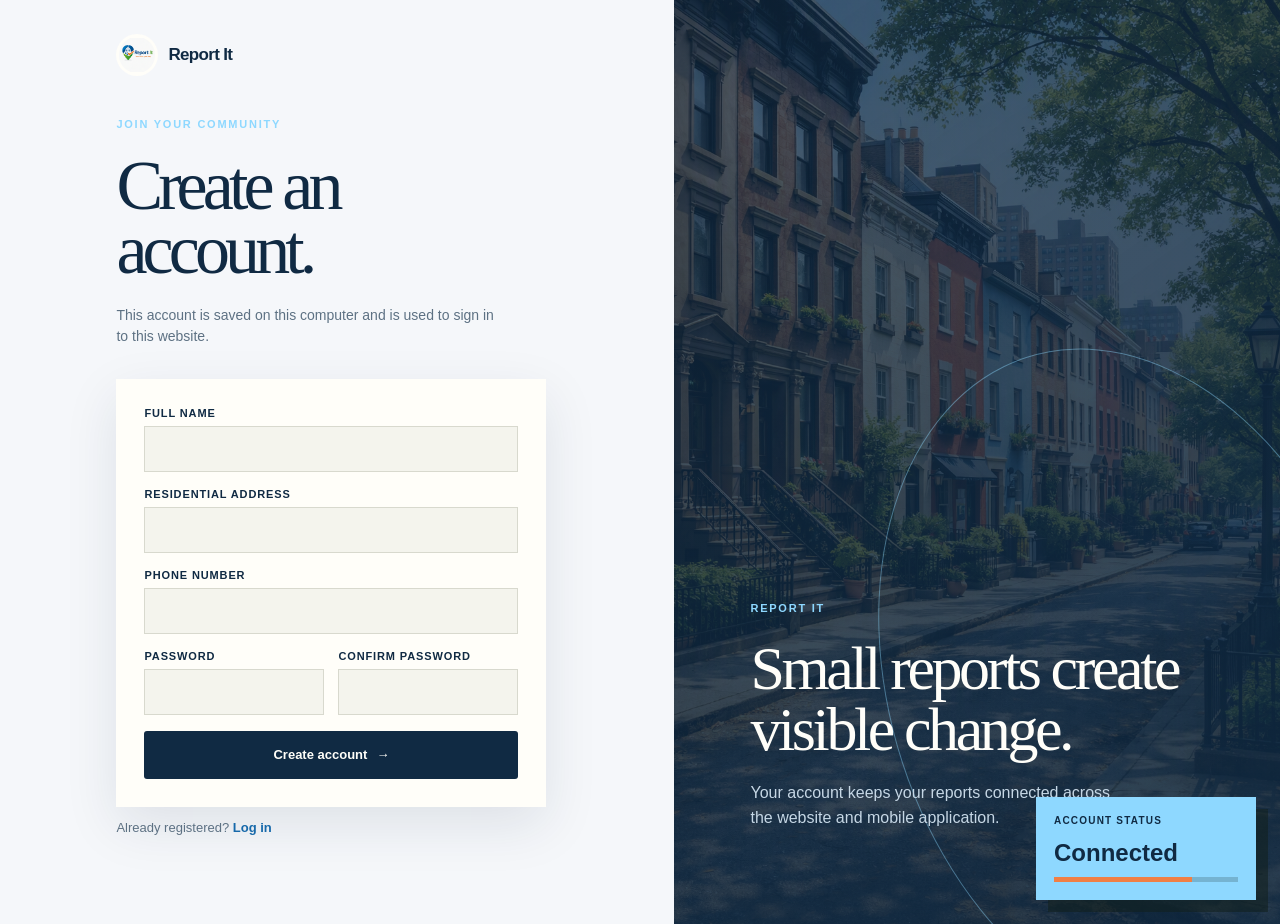
<file: web-landing/register.html>
<!doctype html>
<html lang="en">
<head>
    <meta charset="utf-8">
    <meta name="viewport" content="width=device-width, initial-scale=1">
    <meta name="description" content="Create a Report It account.">
    <title>Create account | Report It</title>
    <link rel="stylesheet" href="style.css">
</head>
<body class="login-page">
    <main class="login-page-shell">
        <section class="login-page-panel" aria-labelledby="register-title">
            <a class="login-page-brand" href="index.html" aria-label="Report It home"><img class="brand-logo" src="logo.png" alt="Report It"><span>Report It</span></a>
            <div class="login-page-content register-content">
                <p class="eyebrow">Join your community</p>
                <h1 id="register-title">Create an account.</h1>
                <p class="login-copy">This account is saved on this computer and is used to sign in to this website.</p>
                <form class="login-page-form" id="register-form" data-endpoint="register.php">
                    <div class="field"><label for="register-name">Full name</label><input id="register-name" name="name" type="text" autocomplete="name" required></div>
                    <div class="field"><label for="register-address">Residential address</label><input id="register-address" name="address" type="text" autocomplete="street-address" required></div>
                    <div class="field"><label for="register-phone">Phone number</label><input id="register-phone" name="phone" type="tel" autocomplete="tel" required></div>
                    <div class="form-row">
                        <div class="field"><label for="register-password">Password</label><input id="register-password" name="password" type="password" autocomplete="new-password" minlength="6" required></div>
                        <div class="field"><label for="register-confirm-password">Confirm password</label><input id="register-confirm-password" name="confirm_password" type="password" autocomplete="new-password" minlength="6" required></div>
                    </div>
                    <button class="button form-submit" type="submit">Create account <span aria-hidden="true">&#8594;</span></button>
                    <p class="login-message" role="status"></p>
                </form>
                <p class="login-page-note">Already registered? <a href="index.html">Log in</a></p>
            </div>
        </section>
        <aside class="login-page-art" aria-label="Report It community reporting preview">
            <div class="login-page-art-content"><p class="eyebrow">Report It</p><h2>Small reports create visible change.</h2><p>Your account keeps your reports connected across the website and mobile application.</p></div>
            <div class="status-card"><small>Account status</small><strong>Connected</strong><div class="progress" aria-label="Account connected"><span></span></div></div>
        </aside>
    </main>
    <script src="script.js"></script>
</body>
</html>
</file>
<file: web-landing/style.css>
:root { --ink: #102a43; --muted: #5d7183; --paper: #f5f7fa; --lime: #8ed8ff; --orange: #f07f45; --line: #d7e1ea; --white: #fffef9; }
* { box-sizing: border-box; }
html { scroll-behavior: smooth; }
body { margin: 0; color: var(--ink); background: var(--paper); font-family: Georgia, 'Times New Roman', serif; }
a { color: inherit; text-decoration: none; }
button, input, textarea, select { font: inherit; }
.shell { width: min(1160px, calc(100% - 48px)); margin: auto; }
.login-page { min-height: 100vh; background: var(--paper); }
.login-page-shell { display: grid; grid-template-columns: minmax(0, 1fr) minmax(420px, .9fr); min-height: 100vh; }
.login-page-panel { display: flex; flex-direction: column; width: min(100%, 620px); padding: 34px clamp(24px, 7vw, 96px); margin: auto; }
.login-page-brand { display: inline-flex; align-items: center; gap: 10px; color: var(--ink); font: 800 17px Arial, sans-serif; letter-spacing: -.04em; }
.login-page-brand .brand-logo { background: var(--white); }
.login-page-content { width: min(100%, 430px); margin: auto 0; padding: 80px 0; }
.login-page-content h1 { margin-bottom: 22px; font-size: clamp(52px, 7vw, 82px); }
.login-page-content .login-copy { max-width: 390px; margin-bottom: 32px; }
.register-content { padding-top: 42px; padding-bottom: 42px; }
.register-content h1 { font-size: clamp(42px, 6vw, 70px); }
.login-page-form { padding: 28px; background: var(--white); box-shadow: 0 18px 50px rgba(16,42,67,.1); }
.login-page-note { color: var(--muted); font: 13px Arial, sans-serif; }
.login-page-note a { color: #1769aa; font-weight: 700; }
.login-page-art { position: relative; display: flex; align-items: flex-end; min-height: 100vh; padding: clamp(28px, 6vw, 80px); color: var(--white); background: linear-gradient(145deg, rgba(16,42,67,.73), rgba(16,42,67,.9)), url('city_background.png') center/cover; overflow: hidden; }
.login-page-art::before { content: ''; position: absolute; right: -16%; bottom: -12%; width: 80%; height: 75%; border: 1px solid rgba(142,216,255,.42); border-radius: 50%; transform: rotate(-18deg); }
.login-page-art-content { position: relative; max-width: 480px; }
.login-page-art-content h2 { margin-bottom: 20px; color: var(--white); }
.login-page-art-content > p:last-child { max-width: 380px; color: #c6d7e5; font: 16px/1.6 Arial, sans-serif; }
.login-page-art .status-card { z-index: 1; }
.topbar { display: flex; align-items: center; justify-content: space-between; padding: 25px 0; }
.brand { display: flex; align-items: center; gap: 10px; font: 800 17px Arial, sans-serif; letter-spacing: -.04em; }
.brand-logo { width: 42px; height: 42px; padding: 3px; object-fit: contain; background: var(--white); border-radius: 50%; }
.brand-name { color: var(--white); }
.nav { display: flex; align-items: center; gap: 30px; color: #d9e7f2; font: 600 13px Arial, sans-serif; }
.nav a:hover { color: var(--lime); }
.nav-login { padding: 0; color: inherit; background: transparent; border: 0; cursor: pointer; font: inherit; }
.nav-login:hover { color: var(--lime); }
.nav-cta { padding: 11px 17px; color: var(--ink); background: var(--lime); border-radius: 4px; }
.hero-wrap { color: var(--white); background: linear-gradient(90deg, rgba(18,32,29,.98) 0%, rgba(18,32,29,.91) 42%, rgba(18,32,29,.64) 100%), url('city_background.png') center/cover; overflow: hidden; }
.hero { position: relative; display: grid; grid-template-columns: 1.1fr .9fr; gap: 60px; min-height: 620px; padding: 72px 0 80px; align-items: center; }
.hero::after { content: ''; position: absolute; right: -12%; bottom: -34%; width: 60%; height: 88%; border: 1px solid rgba(216,243,106,.25); border-radius: 50%; transform: rotate(-18deg); pointer-events: none; }
.eyebrow { margin: 0 0 24px; color: var(--lime); font: 700 11px Arial, sans-serif; letter-spacing: .16em; text-transform: uppercase; }
h1 { max-width: 640px; margin: 0; font-size: clamp(52px, 7vw, 94px); line-height: .92; letter-spacing: -.07em; font-weight: 500; }
.hero-copy { max-width: 490px; margin: 28px 0 34px; color: #b8c9d8; font: 17px/1.6 Arial, sans-serif; }
.button-row { display: flex; flex-wrap: wrap; gap: 12px; align-items: center; }
.button { display: inline-flex; align-items: center; justify-content: center; gap: 9px; min-height: 48px; padding: 0 20px; border: 1px solid transparent; border-radius: 3px; font: 700 13px Arial, sans-serif; transition: transform .2s, background .2s; }
[hidden] { display: none !important; }
.button:hover { transform: translateY(-2px); }
.button-primary { color: var(--ink); background: var(--lime); }
.button-secondary { color: var(--white); border-color: #51605a; }
.hero-art { position: relative; min-height: 390px; background: url('zesa_background.png') center/cover; border: 10px solid rgba(245,244,238,.13); border-radius: 180px 180px 5px 5px; overflow: hidden; }
.hero-art::before { content: ''; position: absolute; inset: 0; background: linear-gradient(160deg, rgba(216,243,106,.08), rgba(18,32,29,.45)); }
.status-card { position: absolute; right: 24px; bottom: 24px; width: 220px; padding: 18px; color: var(--ink); background: var(--lime); font-family: Arial, sans-serif; box-shadow: 12px 12px 0 rgba(18,32,29,.55); }
.status-card small { display: block; margin-bottom: 13px; font-size: 10px; font-weight: 700; letter-spacing: .12em; text-transform: uppercase; }
.status-card strong { display: block; margin-bottom: 10px; font-size: 24px; }
.progress { height: 5px; background: rgba(18,32,29,.2); }
.progress span { display: block; width: 75%; height: 100%; background: var(--orange); }
.intro { display: grid; grid-template-columns: .75fr 1.25fr; gap: 80px; padding: 100px 0; }
.section-label { margin: 4px 0 0; color: var(--orange); font: 700 11px Arial, sans-serif; letter-spacing: .15em; text-transform: uppercase; }
h2 { max-width: 650px; margin: 0; font-size: clamp(35px, 5vw, 62px); line-height: .98; font-weight: 500; letter-spacing: -.055em; }
.feature-grid { display: grid; grid-template-columns: repeat(2, 1fr); gap: 1px; margin-top: 42px; background: var(--line); border-top: 1px solid var(--line); }
.feature { min-height: 190px; padding: 28px 10px 28px 0; background: var(--paper); }
.feature:nth-child(even) { padding-left: 30px; }
.feature-number { color: var(--orange); font: 700 12px Arial, sans-serif; }
.feature h3 { margin: 24px 0 10px; font-size: 23px; font-weight: 500; }
.feature p { max-width: 240px; margin: 0; color: var(--muted); font: 14px/1.55 Arial, sans-serif; }
.report-section { padding: 90px 0; color: var(--white); background: linear-gradient(90deg, rgba(240,127,69,.96), rgba(240,127,69,.82)), url('city_background.png') center/cover; }
.report-layout { display: grid; grid-template-columns: 1fr 1fr; gap: 70px; align-items: start; }
.report-section h2 { max-width: 440px; }
.report-note { max-width: 410px; margin-top: 24px; color: #4c2921; font: 15px/1.6 Arial, sans-serif; }
.report-form { padding: 30px; color: var(--ink); background: var(--white); }
.form-row { display: grid; grid-template-columns: 1fr 1fr; gap: 14px; }
.field { margin-bottom: 16px; }
label { display: block; margin-bottom: 7px; font: 700 11px Arial, sans-serif; letter-spacing: .08em; text-transform: uppercase; }
input, textarea, select { width: 100%; padding: 13px 12px; color: var(--ink); background: #f4f4ed; border: 1px solid #d8d9ce; border-radius: 0; outline: 0; }
textarea { min-height: 90px; resize: vertical; }
input:focus, textarea:focus, select:focus { border-color: var(--ink); box-shadow: 0 0 0 2px var(--lime); }
.form-submit { width: 100%; color: var(--white); background: var(--ink); cursor: pointer; }
.form-submit:hover { background: #283b35; }
.form-submit:disabled { opacity: .7; cursor: wait; }
.form-message { display: none; margin: 14px 0 0; color: #1769aa; font: 13px Arial, sans-serif; }
.form-message.is-visible { display: block; }
.form-message.error { color: #b33a2e; }
.form-message.success { color: #1769aa; }
.report-tracker { margin-top: 42px; padding-top: 24px; border-top: 1px solid var(--line); }
.report-tracker h3 { margin: 0 0 12px; font-size: 23px; font-weight: 500; }
.report-tracker > p { margin: 0 0 12px; color: var(--muted); font: 13px/1.5 Arial, sans-serif; }
.report-entry { display: grid; grid-template-columns: 1fr auto; gap: 8px 18px; padding: 18px 0; border-top: 1px solid var(--line); }
.report-entry h4 { margin: 0; font-size: 18px; font-weight: 500; }
.report-entry strong { color: #1769aa; font: 700 12px Arial, sans-serif; }
.report-entry p { grid-column: 1 / -1; margin: 0; color: var(--muted); font: 13px/1.55 Arial, sans-serif; white-space: pre-line; }
.login-modal[hidden] { display: none; }
.login-modal { position: fixed; inset: 0; z-index: 10; display: grid; place-items: center; padding: 24px; }
.login-backdrop { position: absolute; inset: 0; background: rgba(16,42,67,.72); }
.login-panel { position: relative; width: min(100%, 460px); padding: 34px; color: var(--ink); background: var(--white); box-shadow: 0 24px 70px rgba(16,42,67,.3); }
.login-panel h2 { font-size: clamp(34px, 6vw, 52px); }
.login-copy { margin: 16px 0 26px; color: var(--muted); font: 14px/1.5 Arial, sans-serif; }
.login-close { position: absolute; top: 12px; right: 16px; color: var(--ink); background: transparent; border: 0; cursor: pointer; font-size: 28px; line-height: 1; }
.login-message { display: none; margin: 14px 0 0; color: #b33a2e; font: 13px Arial, sans-serif; }
.login-message.is-visible { display: block; }
.login-message.is-success { color: #1769aa; }
.footer { padding: 32px 0; color: #bfd0df; background: var(--ink); font: 12px Arial, sans-serif; }
.footer-inner { display: flex; justify-content: space-between; gap: 20px; }
.footer .brand { color: var(--white); }
.footer a:hover { color: var(--lime); }
.reveal { opacity: 0; transform: translateY(18px); transition: opacity .6s ease, transform .6s ease; }
.reveal.visible { opacity: 1; transform: none; }
@media (max-width: 760px) {
    .shell { width: min(100% - 32px, 560px); }
    .topbar { padding: 18px 0; }
    .nav a:not(.nav-cta) { display: none; }
    .nav-login { display: block; }
    .hero { display: block; min-height: auto; padding: 64px 0 48px; }
    .hero-art { min-height: 300px; margin-top: 45px; }
    .intro, .report-layout { grid-template-columns: 1fr; gap: 38px; padding: 70px 0; }
    .feature-grid { grid-template-columns: 1fr; }
    .feature, .feature:nth-child(even) { padding: 25px 0; }
    .form-row { grid-template-columns: 1fr; gap: 0; }
    .report-section { padding: 70px 0; }
    .footer-inner { flex-direction: column; }
    .login-page-shell { display: block; }
    .login-page-panel { min-height: 100vh; }
    .login-page-art { display: none; }
}
@media (prefers-reduced-motion: reduce) {
    html { scroll-behavior: auto; }
    .reveal, .button { opacity: 1; transform: none; transition: none; }
}
</file>
